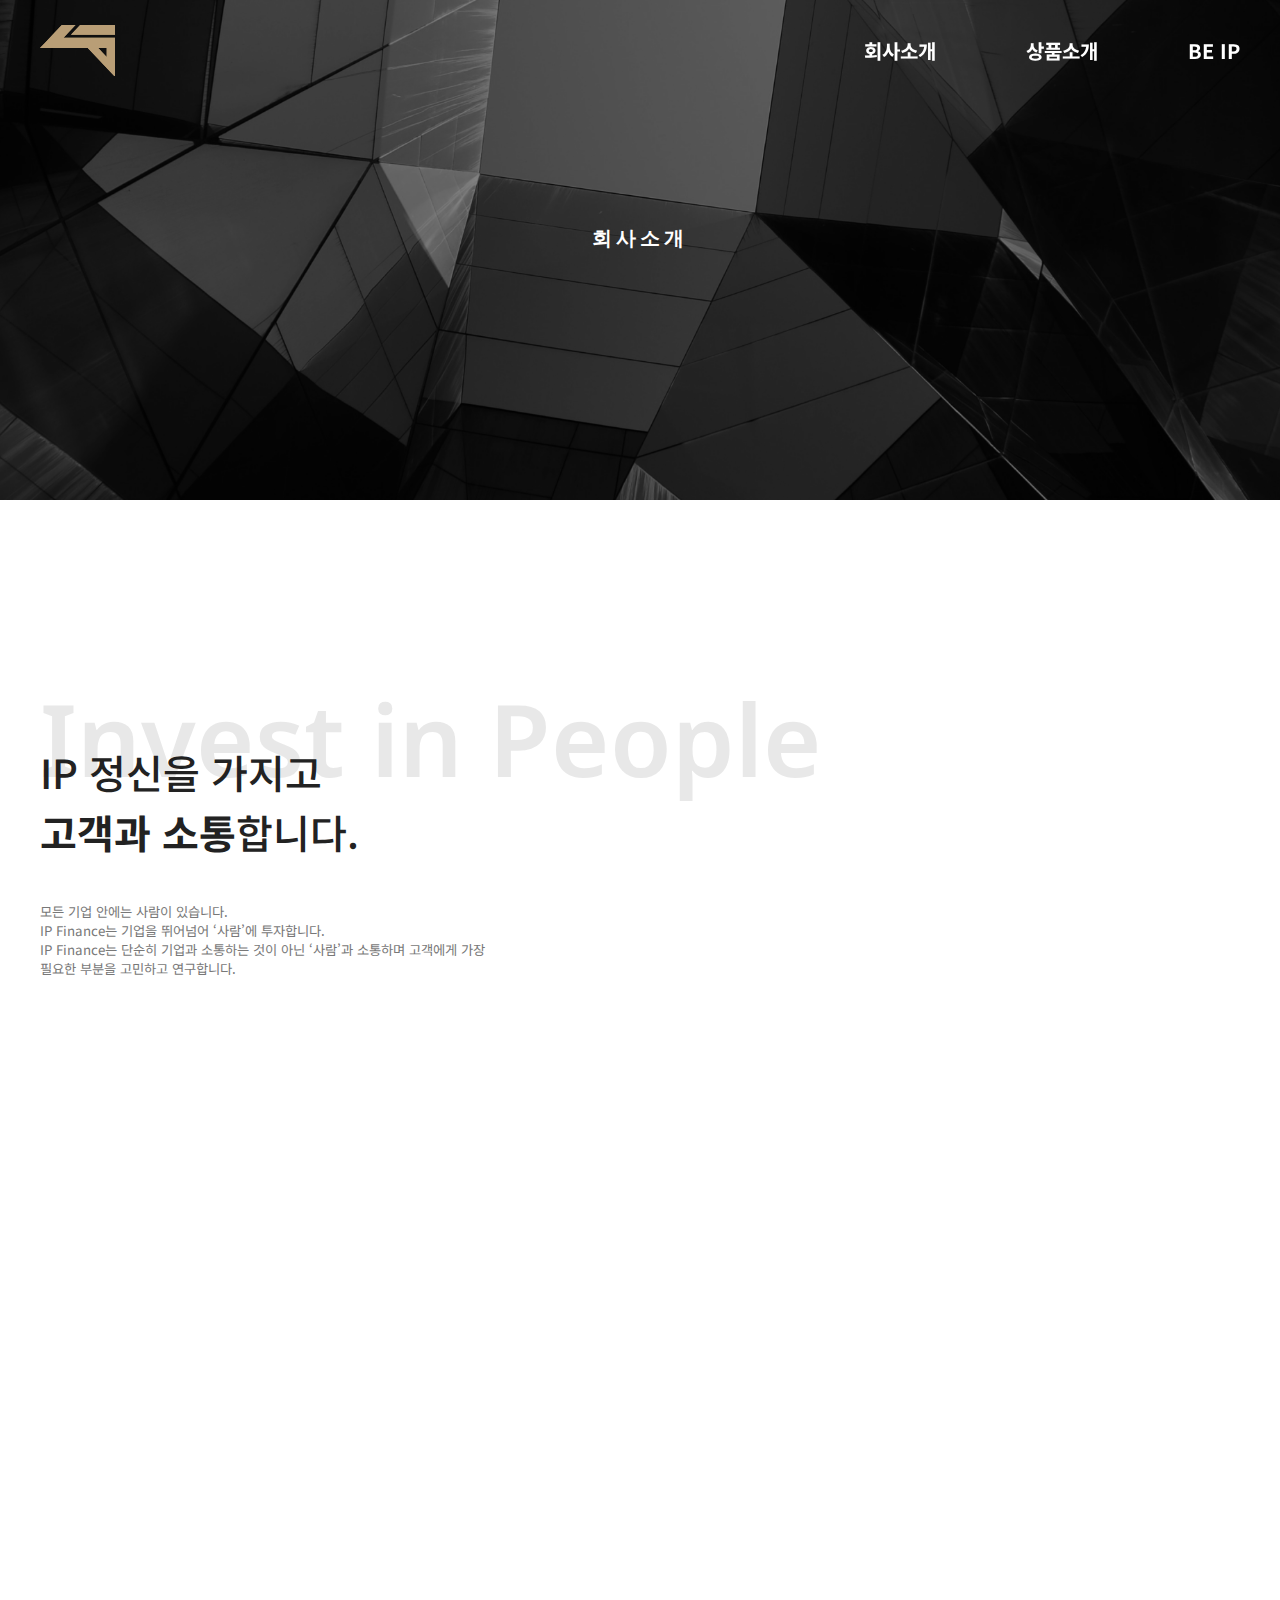
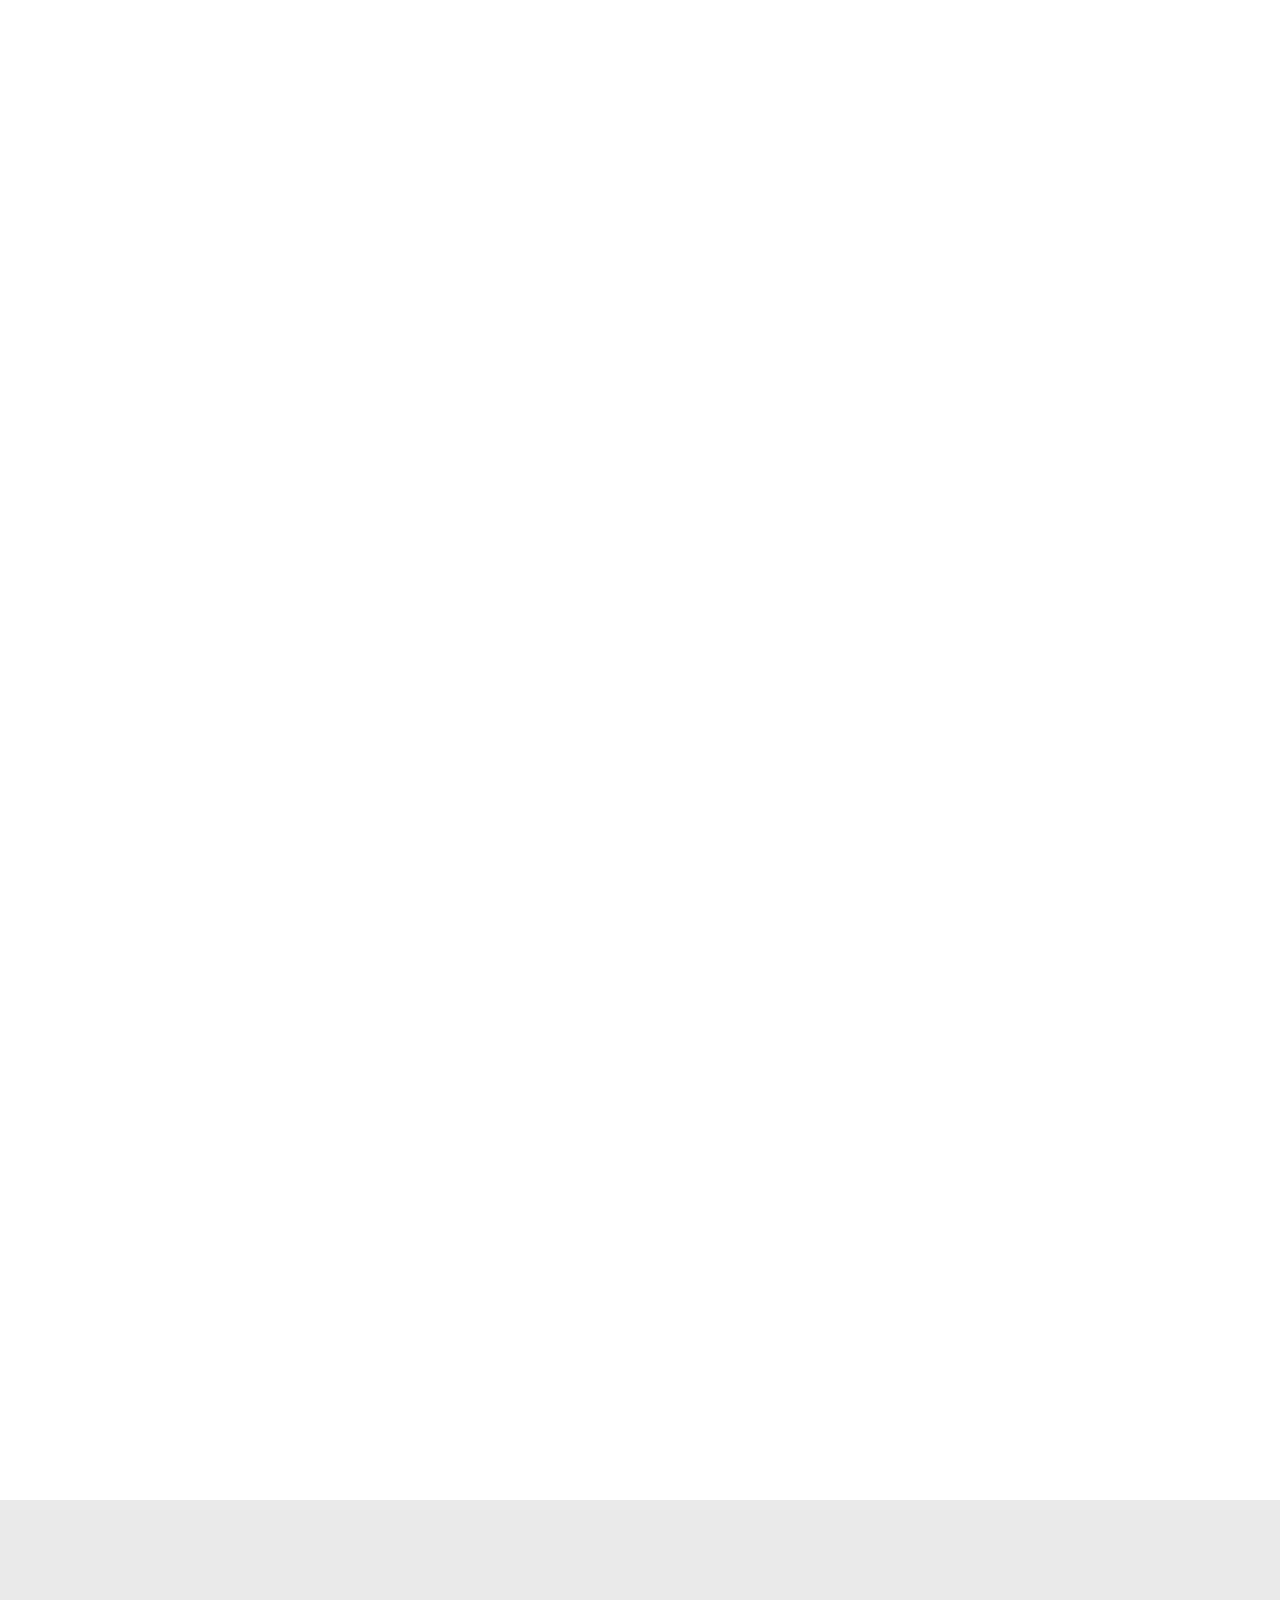
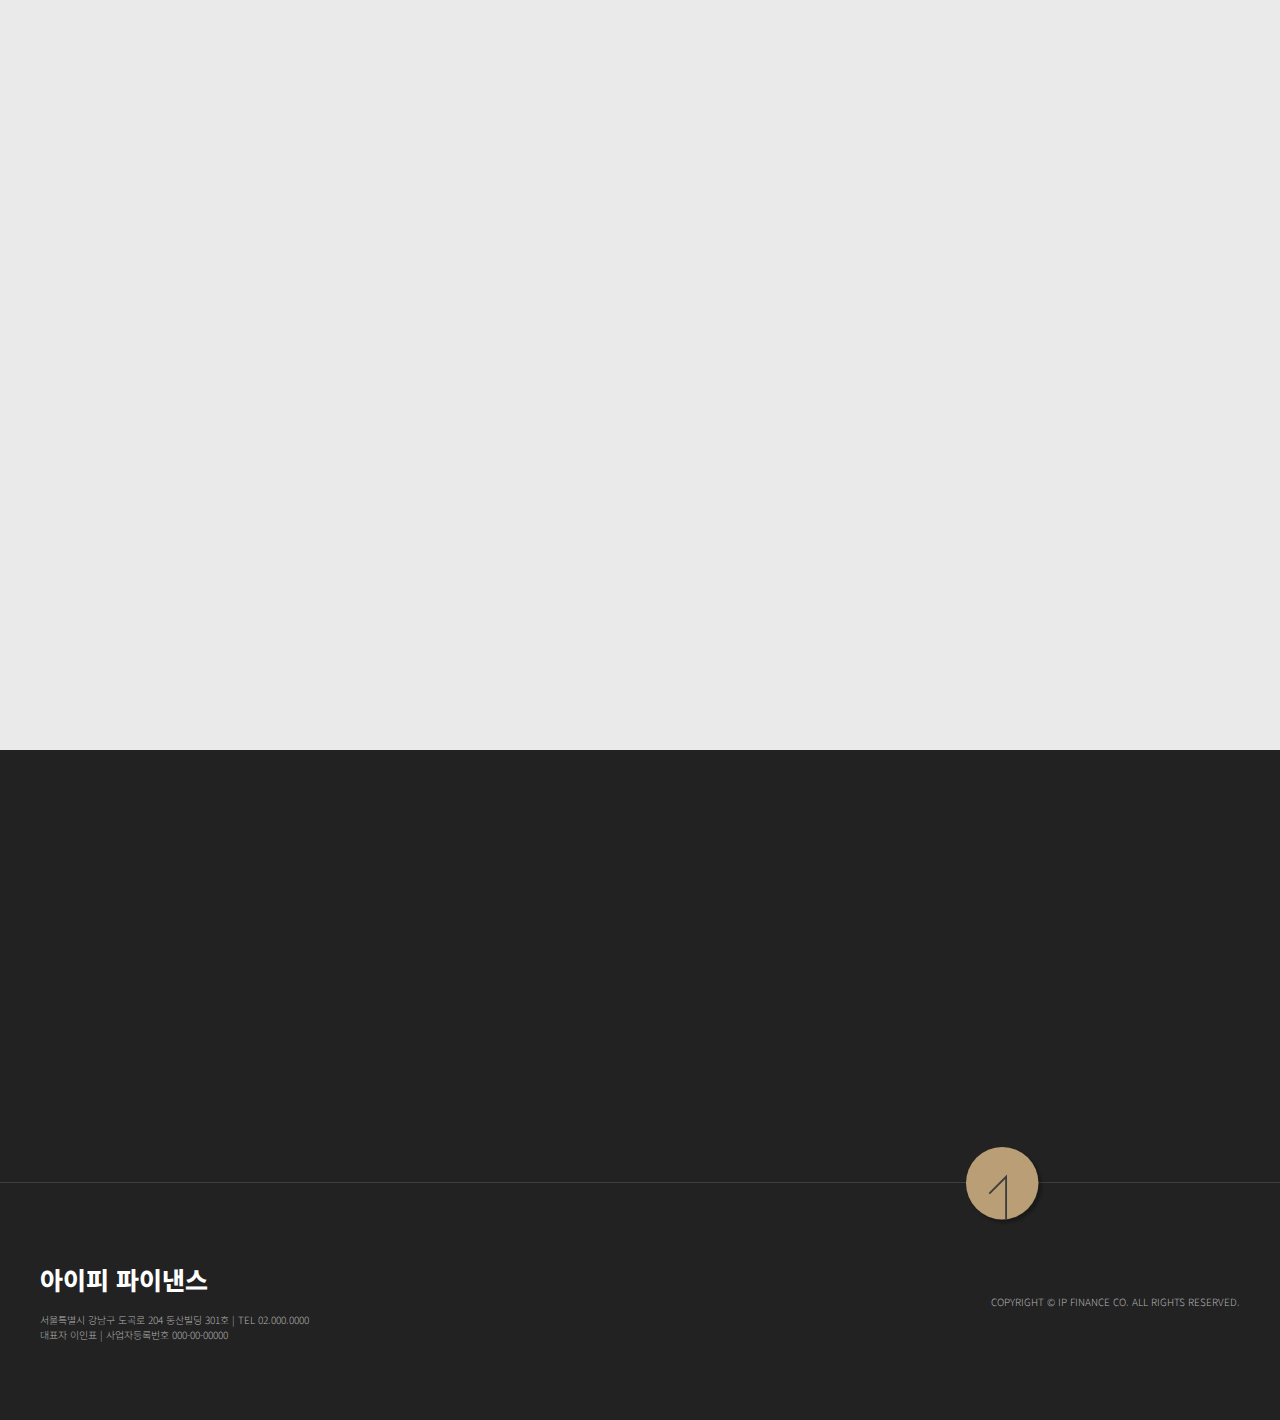
<file: sub/company/company.html>
<!DOCTYPE html>
<html lang="ko">
<head>
    <meta charset="UTF-8">
    <meta http-equiv="X-UA-Compatible" content="IE=edge">
    <meta name="viewport" content="width=device-width, initial-scale=1.0, maximum-scale=1, minimum-scale=1">
    <meta content="yes" name="apple-mobile-web-app-capable" />  
    <meta content="minimum-scale=1.0, width=device-width, maximum-scale=1, user-scalable=no" name="viewport" />
    <title>회사소개 | 아이피 파이낸스</title>
    <meta name="naver-site-verification" content="9b2ac2995c823e1357582643fae56ed013a58269" />
    <link rel="canonical" href="http://www.ipfinance.co.kr">
    <meta property="og:url" content="http://www.ipfinance.co.kr/"/>
    <meta name="Robots" content="INDEX, FOLLOW" />
    <meta property="og:title" content="아이피 파이낸스">
    <meta property="og:image:type" content="image/png">
    <meta property="og:image" content="http://www.ipfinance.co.kr/img/thum.png">
    <meta property="og:image:width" content="400">
    <meta property="og:image:height" content="300">
    <meta property="og:description" content="사람을 위한 가치를 실현하는 아이피파이낸스">
    <meta name="keywords" content="투자, 대출, 동산담보, 동산담보대출, 축수산담보, 기업대출, 비상장기업대출, 아이피, 파이낸스">
    <meta name="description" content="사람을 위한 가치를 실현하는 아이피파이낸스">
    <link rel="shortcut icon" type="image/x-icon" href="../../img/common/favicon.ico">
    <link rel="stylesheet" href="https://cdn.jsdelivr.net/npm/swiper@8/swiper-bundle.min.css"/>
    <link href="https://unpkg.com/aos@2.3.1/dist/aos.css" rel="stylesheet">
    <link rel="stylesheet" href="css/custom.css">
</head>
<body>
    <div class="wrap">
        <header id="header">
            <div class="headInner">
                <h1 class="logo"><a href="../../index.html">아이피 파이낸스</a></h1>
                <div class="nav_pc">
                    <nav>
                        <ul>
                            <li class="menu1 menu">
                                <a href="../company/company.html"><span>회사소개</span></a>
                            </li>
                            <li class="menu2 menu">
                                <a href="../product/product.html"><span>상품소개</span></a>
                            </li>
                            <li class="menu3 menu">
                                <a href="../beIp/login/login.html"><span>BE IP</span></a>
                            </li>
                        </ul>
                    </nav>
                </div>
                <div class="nav_other">
                    <div class="hamburgerWrap">
                        <span class="burger burger1"></span>
                        <span class="burger burger2"></span>
                        <span class="burger burger3"></span>
                    </div>
                    <div class="nav_visual">
                        <div class="nav_visual-wrap">
                            <ul>
                                <li class="menuItem menuItem1"><a href="../../index.html">메인</a></li>
                                <li class="menuItem menuItem2"><a href="../company/company.html">회사소개</a></li>
                                <li class="menuItem menuItem3"><a href="../product/product.html">상품소개</a></li>
                                <li class="menuItem menuItem4"><a href="../beIp/login/login.html">BE IP</a></li>
                            </ul>
                        </div>
                    </div>
                </div>
            </div>
        </header>
        <main>
            <div class="mainvisual">
                <div class="visual-wrap">
                    <div class="inner">
                        <h1 class="title">회사소개</h1>
                    </div>
                </div>
            </div>
            <div class="secvisual">
                <section class="intro">
                    <div class="sec-wrap container">
                        <div class="sec-title">
                            <div class="titleTxt">
                                <h2>IP 정신을 가지고 <br />
                                    <strong>고객과 소통</strong>합니다.</h2>
                            </div>
                            <div class="contentTxt">
                                <p class="content">
                                    모든 기업 안에는 사람이 있습니다. <br />
                                    IP Finance는 기업을 뛰어넘어 ‘사람’에 투자합니다. <br />
                                    IP Finance는 단순히 기업과 소통하는 것이 아닌 ‘사람’과 
                                    소통하며 고객에게 가장 필요한 부분을 고민하고 연구합니다.
                                </p>
                            </div>
                        </div>
                        <div class="contentBox">
                            <div class="item item1">
                                <div class="img-wrap" data-aos="fade-up" data-aos-duration="800">
                                    <div class="img img1">
                                        <img src="img/img/item-bg1.png">
                                    </div>
                                </div>
                                <div class="content-wrap">
                                    <h3 class="secsubsubTitle" data-aos="fade-up" data-aos-duration="800" data-aos-delay="200">지속적인 성장과 발전을 위하여 <br />
                                        끊임없이 노력합니다.</h3>
                                    <p class="content" data-aos="fade-up" data-aos-duration="800" data-aos-delay="400">
                                        IP Finance는 <strong>동산담보대출</strong>과 <strong>기업대출(개인, 법인사업자)</strong> 을 
                                        주 사업분야로 하여 고객사들의 지속적인 성장과 발전을 지향합니다.
                                    </p>
                                </div>
                            </div>
                            <div class="item item2">
                                <div class="img-wrap" data-aos="fade-up" data-aos-duration="800">
                                    <div class="img img2">
                                        <img src="img/img/item-bg2.png">
                                    </div>
                                </div>
                                <div class="content-wrap">
                                    <h3 class="secsubsubTitle" data-aos="fade-up" data-aos-duration="800" data-aos-delay="200">언제나 고객을 우선으로 <br />
                                        노력합니다.</h3>
                                    <p class="content" data-aos="fade-up" data-aos-duration="800" data-aos-delay="400">
                                        고객과의 신뢰를 바탕으로 <strong>신속한 서비스</strong>를 제공하며
                                        고객사와의 성장과 발전을 중요한 가치로 둡니다.
                                    </p>
                                </div>
                            </div>
                            <div class="item item3">
                                <div class="img-wrap" data-aos="fade-up" data-aos-duration="800">
                                    <div class="img img3">
                                        <img src="img/img/item-bg3.png">
                                    </div>
                                </div>
                                <div class="content-wrap">
                                    <h3 class="secsubsubTitle" data-aos="fade-up" data-aos-duration="800" data-aos-delay="200">유연한 사고를 통해 <br />
                                        더 나은 결과를 추구합니다.</h3>
                                    <p class="content" data-aos="fade-up" data-aos-duration="800" data-aos-delay="400">
                                        고객사들의 좀 더 유연한 사업 운영을 위하여 계속해서 고민하고 연구합니다. 
                                        <strong>고객들의 성장과 발전</strong>을 통하여 긍정적인 결과를 이뤄낼 수 있도록 전문적으로 투자합니다.
                                    </p>
                                </div>
                            </div>
                        </div>
                    </div>
                </section>
                <section class="promise">
                    <div class="sec-wrap container">
                        <div class="sec-title">
                            <h3 class="secsubsubTitle" data-aos="fade-up"  data-aos-duration="800" data-aos-offset="100">고객님께 드리는 3가지 약속</h3>
                        </div>
                        <div class="contentBox">
                            <ul>
                                <li class="item" data-aos="fade-up"  data-aos-duration="800" data-aos-offset="-500" data-aos-delay="200">
                                    <div class="icon-wrap">
                                        <div class="icon icon1"></div>
                                    </div>
                                    <div class="descr-wrap">
                                        <h5>원금보장</h5>
                                        <p class="content">
                                            안전한 투자를 할 수 있도록 <br />
                                            <strong>원금보장 투자</strong>를 약속합니다.
                                        </p>
                                    </div>
                                </li>
                                <li class="item" data-aos="fade-up"  data-aos-duration="800" data-aos-offset="-500" data-aos-delay="400">
                                    <div class="icon-wrap">
                                        <div class="icon icon2"></div>
                                    </div>
                                    <div class="descr-wrap">
                                        <h5>맞춤형 소개</h5>
                                        <p class="content">
                                            고객과의 충분한 상담과 친절한 설명을 통하여
                                            고객에게 가장 알맞은 상품을 소개해 드립니다.
                                        </p>
                                    </div>
                                </li>
                                <li class="item" data-aos="fade-up"  data-aos-duration="800" data-aos-offset="-500" data-aos-delay="600">
                                    <div class="icon-wrap">
                                        <div class="icon icon3"></div>
                                    </div>
                                    <div class="descr-wrap">
                                        <h5>함께 하는 성장</h5>
                                        <p class="content">
                                            비상장 기업도 <stonrg>'주식담보대출’</stonrg>이 가능합니다.
                                        </p>
                                    </div>
                                </li>
                            </ul>
                        </div>
                    </div>
                </section>
                <section class="secContac">
                    <div class="sec-wrap container">
                        <div class="titBox" data-aos="fade-up" data-aos-offset="-100" data-aos-duration="800">
                            <h2>IP FINANCE</h2>
                        </div>
                        <div class="contBox">
                            <p class="content" data-aos="fade-up" data-aos-offset="-100" data-aos-duration="800" data-aos-delay="400">상담/문의는 고객센터로 문의바랍니다.</p>
                            <h3 data-aos="fade-up" data-aos-offset="-100" data-aos-duration="800" data-aos-delay="600">02.000.0000</h3>
                        </div>
                    </div>
                </section>
            </div>
        </main>
        <footer id="footer">
            <div class="foot-wrap container">
                <div class="foot-left">
                    <h4>아이피 파이낸스</h4>
                    <div class="info">
                        <p class="footerText">서울특별시 강남구 도곡로 204 동산빌딩 301호 | TEL 02.000.0000</p>
                        <p class="footerText">대표자 이인표 | 사업자등록번호 000-00-00000</p>
                    </div>
                </div>
                <div class="foot-right">
                    <p class="copy footerText">COPYRIGHT &copy; IP FINANCE CO. ALL RIGHTS RESERVED.</p>
                </div>
            </div>
            <div class="topWrap">
                <a href="#" class="top" title="위로 올라가기"></a>
            </div>
        </footer>
    </div>
    <script src="../../js/common.js"></script>
    <script src="https://unpkg.com/aos@2.3.1/dist/aos.js"></script>
    <script>
        AOS.init();
    </script>
</body>
</html>
</file>
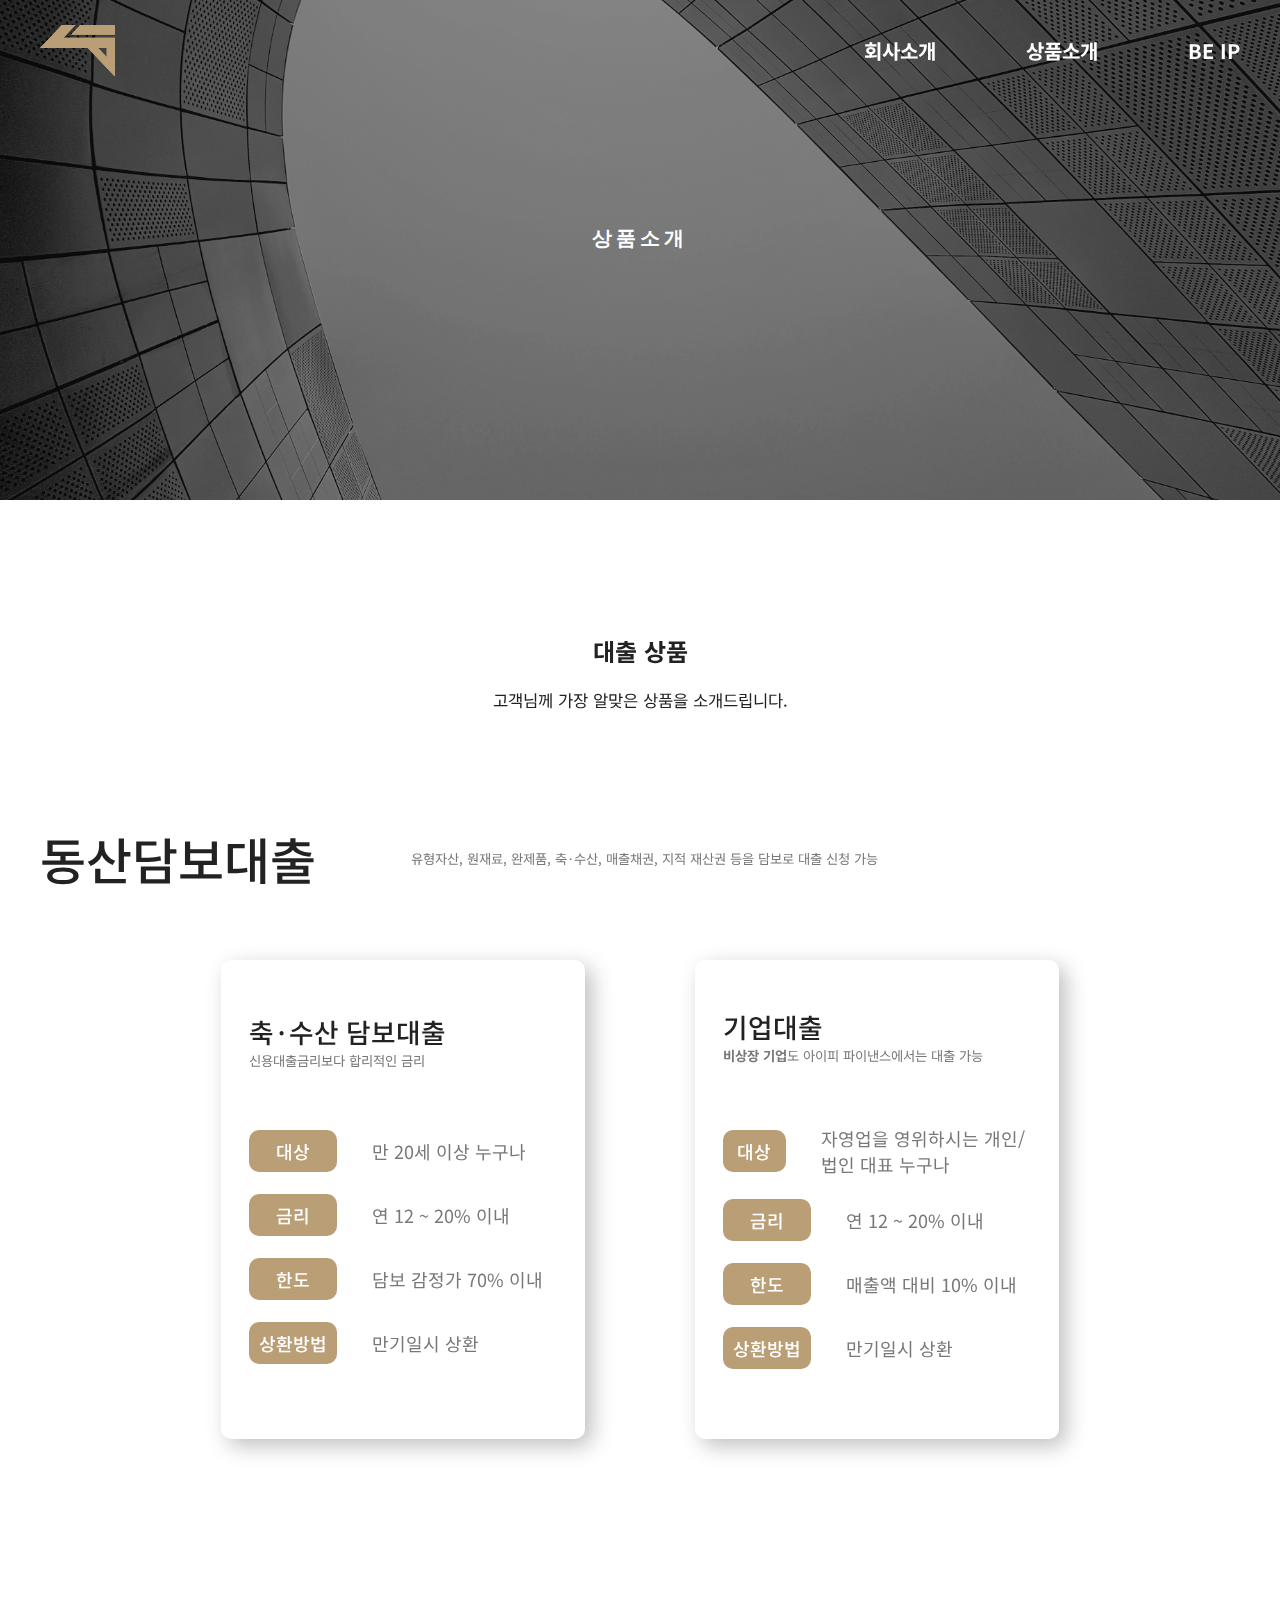
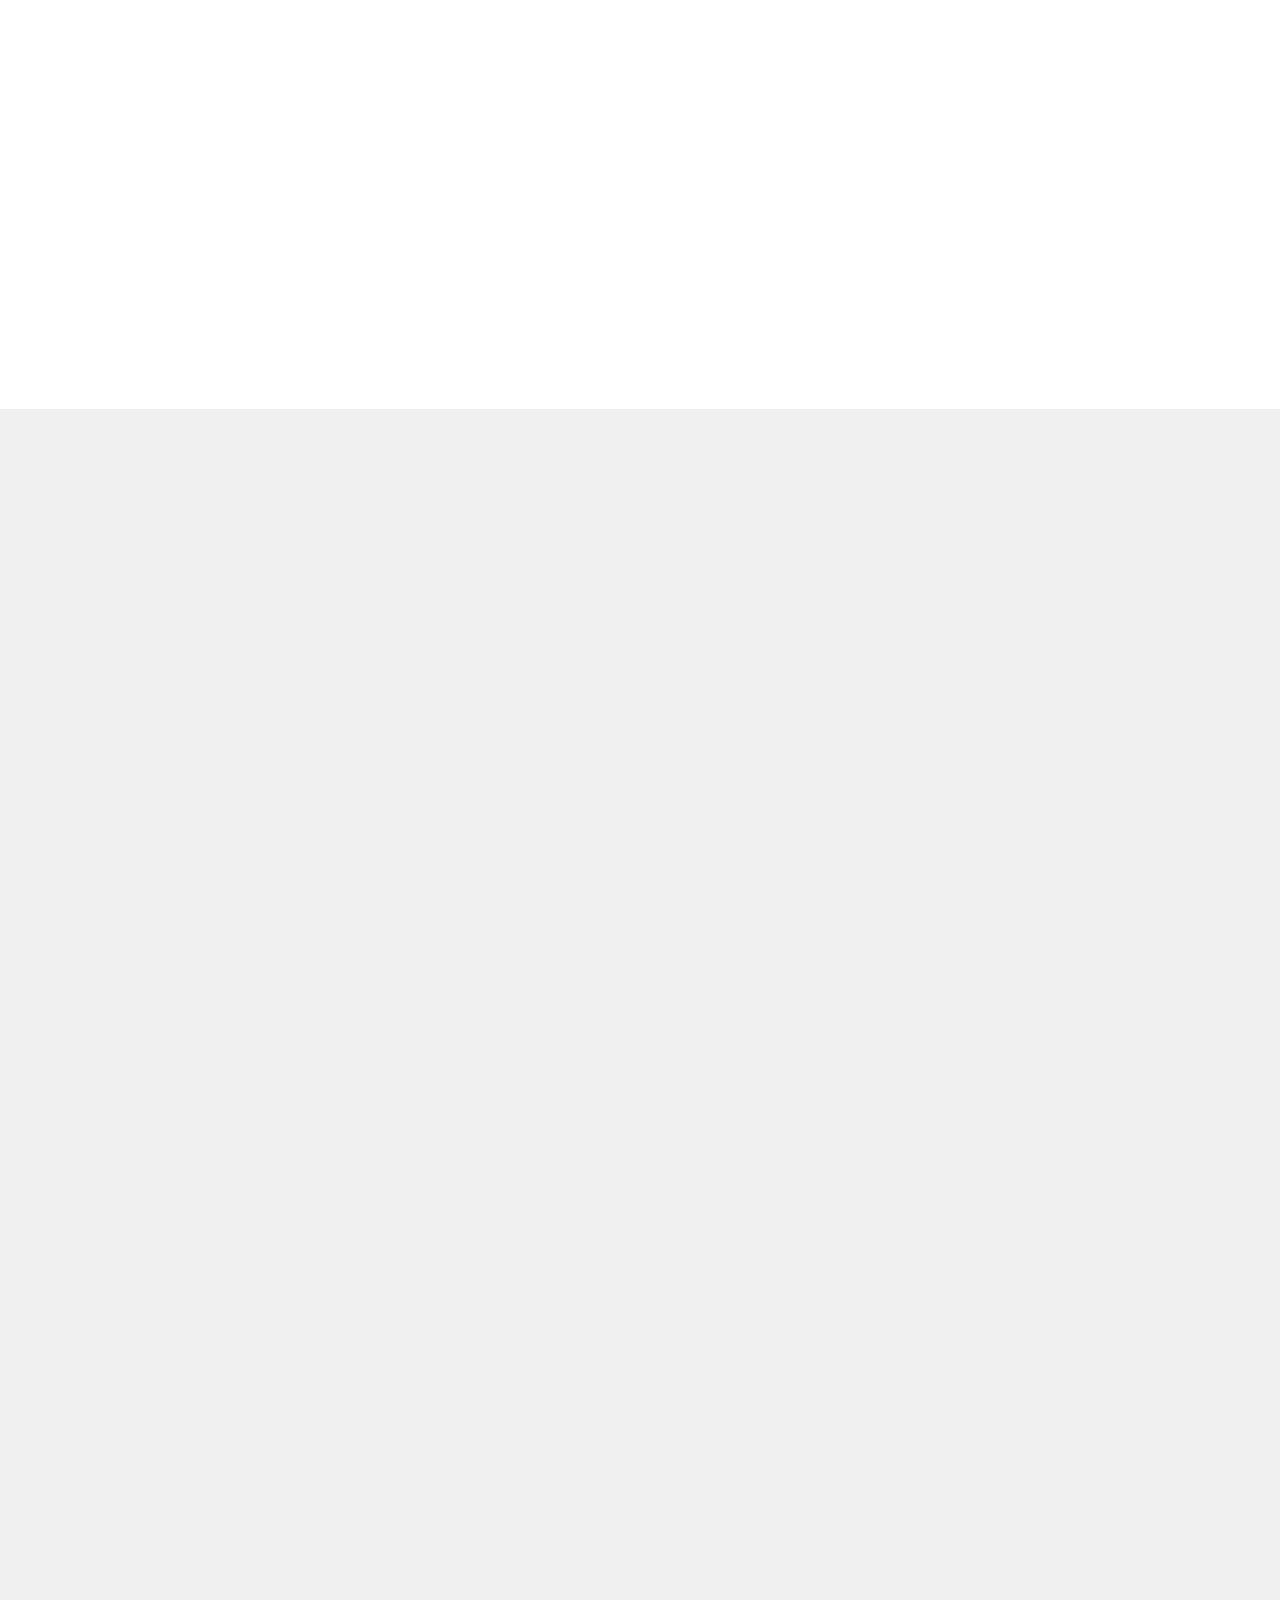
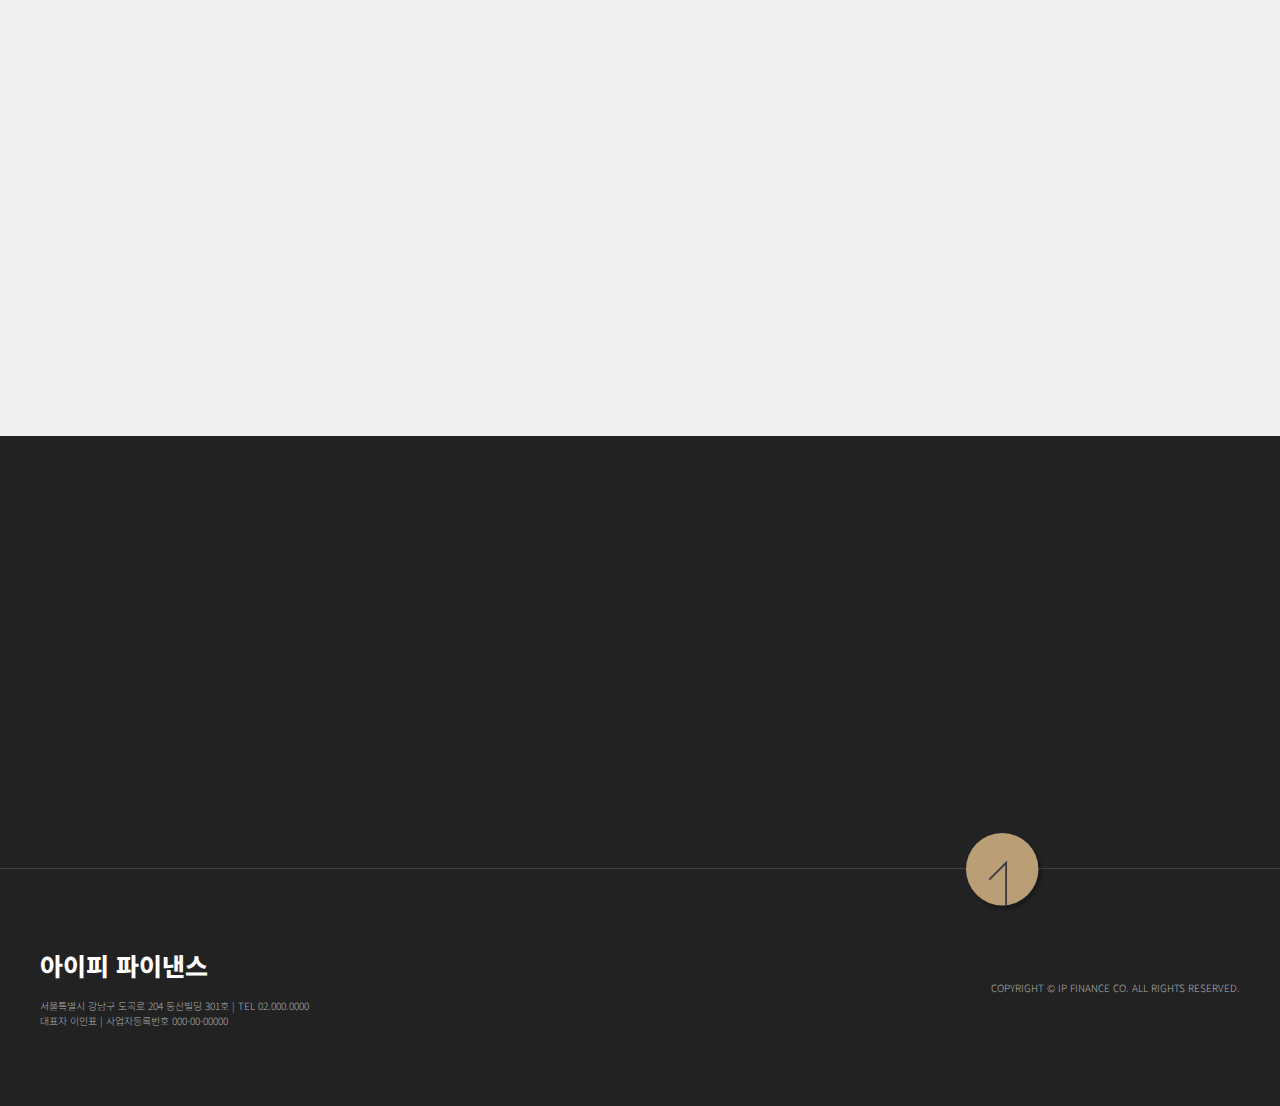
<file: sub/product/product.html>
<!DOCTYPE html>
<html lang="ko">
<head>
    <meta charset="UTF-8">
    <meta http-equiv="X-UA-Compatible" content="IE=edge">
    <meta name="viewport" content="width=device-width, initial-scale=1.0, maximum-scale=1, minimum-scale=1">
    <meta content="yes" name="apple-mobile-web-app-capable" />  
    <meta content="minimum-scale=1.0, width=device-width, maximum-scale=1, user-scalable=no" name="viewport" />
    <title>상품소개 | 아이피 파이낸스</title>
    <meta name="naver-site-verification" content="9b2ac2995c823e1357582643fae56ed013a58269" />
    <link rel="canonical" href="http://www.ipfinance.co.kr">
    <meta property="og:url" content="http://www.ipfinance.co.kr/"/>
    <meta name="Robots" content="INDEX, FOLLOW" />
    <meta property="og:title" content="아이피 파이낸스">
    <meta property="og:image:type" content="image/png">
    <meta property="og:image" content="http://www.ipfinance.co.kr/img/thum.png">
    <meta property="og:image:width" content="400">
    <meta property="og:image:height" content="300">
    <meta property="og:description" content="사람을 위한 가치를 실현하는 아이피파이낸스">
    <meta name="keywords" content="투자, 대출, 동산담보, 동산담보대출, 축수산담보, 기업대출, 비상장기업대출, 아이피, 파이낸스">
    <meta name="description" content="사람을 위한 가치를 실현하는 아이피파이낸스">
    <link rel="shortcut icon" type="image/x-icon" href="../../img/common/favicon.ico">
    <link rel="stylesheet" href="https://cdn.jsdelivr.net/npm/swiper@8/swiper-bundle.min.css"/>
    <link href="https://unpkg.com/aos@2.3.1/dist/aos.css" rel="stylesheet">
    <link rel="stylesheet" href="css/custom.css">
</head>
<body>
    <div class="wrap">
        <header id="header">
            <div class="headInner">
                <h1 class="logo"><a href="../../index.html">아이피 파이낸스</a></h1>
                <div class="nav_pc">
                    <nav>
                        <ul>
                            <li class="menu1 menu">
                                <a href="../company/company.html"><span>회사소개</span></a>
                            </li>
                            <li class="menu2 menu">
                                <a href="product.html"><span>상품소개</span></a>
                            </li>
                            <li class="menu3 menu">
                                <a href="../beIp/login/login.html"><span>BE IP</span></a>
                            </li>
                        </ul>
                    </nav>
                </div>
                <div class="nav_other">
                    <div class="hamburgerWrap">
                        <span class="burger burger1"></span>
                        <span class="burger burger2"></span>
                        <span class="burger burger3"></span>
                    </div>
                    <div class="nav_visual">
                        <div class="nav_visual-wrap">
                            <ul>
                                <li class="menuItem menuItem1"><a href="../../index.html">메인</a></li>
                                <li class="menuItem menuItem2"><a href="../company/company.html">회사소개</a></li>
                                <li class="menuItem menuItem3"><a href="product.html">상품소개</a></li>
                                <li class="menuItem menuItem4"><a href="../beIp/login/login.html">BE IP</a></li>
                            </ul>
                        </div>
                    </div>
                </div>
            </div>
        </header>
        <main>
            <div class="mainvisual">
                <div class="visual-wrap">
                    <div class="inner">
                        <h1 class="title">상품소개</h1>
                    </div>
                </div>
            </div>
            <div class="secvisual">
                <section class="product">
                    <div class="sec-wrap container">
                        <div class="sec-title">
                            <h2 class="secsubsubTitle" data-aos="fade-up" data-aos-offset="-100" data-aos-duration="800">대출 상품</h2>
                            <p data-aos="fade-up" data-aos-offset="-100" data-aos-duration="800" data-aos-delay="200">
                                고객님께 가장 알맞은 상품을 소개드립니다.
                            </p>
                        </div>
                        <div class="product1">
                            <div class="titleBox" data-aos="fade-up" data-aos-offset="-100" data-aos-duration="800" data-aos-delay="400">
                                <h3>동산담보대출</h3>
                                <p class="content">
                                    유형자산, 원재료, 완제품, 축·수산, 매출채권, 지적 재산권 등을 담보로 대출 신청 가능
                                </p>
                            </div>
                            <div class="contentBox">
                                <ul>
                                    <li class="product-item item1 box-shadow" data-aos="fade-up" data-aos-offset="-100" data-aos-duration="800">
                                        <div class="product-inner">
                                            <div class="tit">
                                                <h4>축·수산 담보대출</h4>
                                                <span class="content">신용대출금리보다 합리적인 금리</span>
                                            </div>
                                            <div class="content">
                                                <ul>
                                                    <li class="desc-list">
                                                        <div class="name">
                                                            <h5>대상</h5>
                                                        </div>
                                                        <div class="desc">
                                                            <span class="desc-txt">만 20세 이상 누구나</span>
                                                        </div>
                                                    </li>
                                                    <li class="desc-list">
                                                        <div class="name">
                                                            <h5>금리</h5>
                                                        </div>
                                                        <div class="desc">
                                                            <span class="desc-txt">연 12 ~ 20% 이내</span>
                                                        </div>
                                                    </li>
                                                    <li class="desc-list">
                                                        <div class="name">
                                                            <h5>한도</h5>
                                                        </div>
                                                        <div class="desc">
                                                            <span class="desc-txt">담보 감정가 70% 이내</span>
                                                        </div>
                                                    </li>
                                                    <li class="desc-list">
                                                        <div class="name">
                                                            <h5>상환방법</h5>
                                                        </div>
                                                        <div class="desc">
                                                            <span class="desc-txt">만기일시 상환</span>
                                                        </div>
                                                    </li>
                                                </ul>
                                            </div>
                                        </div>
                                    </li>
                                    <li class="product-item item2 box-shadow" data-aos="fade-up" data-aos-offset="-100" data-aos-duration="800" data-aos-delay="200">
                                        <div class="product-inner">
                                            <div class="tit">
                                                <h4>기업대출</h4>
                                                <span  class="content"><strong>비상장 기업</strong>도 아이피 파이낸스에서는 대출 가능</span>
                                            </div>
                                            <div class="content">
                                                <ul>
                                                    <li class="desc-list">
                                                        <div class="name">
                                                            <h5>대상</h5>
                                                        </div>
                                                        <div class="desc">
                                                            <span class="desc-txt">자영업을 영위하시는 개인/법인 대표 누구나</span>
                                                        </div>
                                                    </li>
                                                    <li class="desc-list">
                                                        <div class="name">
                                                            <h5>금리</h5>
                                                        </div>
                                                        <div class="desc">
                                                            <span class="desc-txt">연 12 ~ 20% 이내</span>
                                                        </div>
                                                    </li>
                                                    <li class="desc-list">
                                                        <div class="name">
                                                            <h5>한도</h5>
                                                        </div>
                                                        <div class="desc">
                                                            <span class="desc-txt">매출액 대비 10% 이내</span>
                                                        </div>
                                                    </li>
                                                    <li class="desc-list">
                                                        <div class="name">
                                                            <h5>상환방법</h5>
                                                        </div>
                                                        <div class="desc">
                                                            <span class="desc-txt">만기일시 상환</span>
                                                        </div>
                                                    </li>
                                                </ul>
                                            </div>
                                        </div>
                                    </li>
                                </ul>
                            </div>
                        </div>
                    </div>
                </section>
                <section class="service">
                    <div class="sec-wrap container">
                        <div class="sec-title">
                            <h2 data-aos="fade-up" data-aos-offset="-100" data-aos-duration="800">신뢰를 기반으로 사람에게 투자하는 <br />
                                아이피파이낸스의 <strong>혁신적 서비스</strong></h2>
                        </div>
                        <div class="contentBox">
                            <div class="box box1 box-shadow" data-aos="fade-right" data-aos-duration="800" data-aos-delay="200">
                                <p>
                                    <strong>코스닥 상장 기업</strong>에게만 가능한 주식 담보 대출의 기회
                                </p>
                            </div>
                            <div class="box box2 box-shadow" data-aos="fade-right" data-aos-duration="800" data-aos-delay="400">
                                <p>
                                    <strong>비상장 기업</strong>도 주식 담보 대출 가능
                                </p>
                            </div>
                        </div>
                    </div>
                </section>
                <section class="progress">
                    <div class="sec-wrap container">
                        <div class="sec-title">
                            <h2 class="secsubsubTitle" data-aos="fade-up" data-aos-offset="-100" data-aos-duration="800">대출 상품</h2>
                            <p data-aos="fade-up" data-aos-offset="-100" data-aos-duration="800" data-aos-delay="200">
                                고객님께 가장 알맞은 상품을 소개드립니다.
                            </p>
                        </div>
                        <div class="contentBox"data-aos="flip-up" data-aos-duration="800">
                            <ul>
                                <li>
                                    <div class="progress-item">
                                        <h4 class="progress-title"><small>아이피파이낸스</small></h4>
                                        <strong>대출 절차</strong>
                                    </div>
                                </li>
                                <li>
                                    <div class="progress-item">
                                        <i class="icon"><img src="img/icon/progress-icon1.svg"></i>
                                        <h6 class="step">step <i></i></h6>
                                        <div class="txt"><h5>대출상담</h5></div>
                                    </div>
                                </li>
                                <li>
                                    <div class="progress-item">
                                        <div class="progress-item">
                                            <i class="icon"><img src="img/icon/progress-icon2.svg"></i>
                                            <h6 class="step">step <i></i></h6>
                                            <div class="txt"><h5>서류준비 및 접수</h5></div>
                                        </div>
                                    </div>
                                </li>
                                <li>
                                    <div class="progress-item">
                                        <div class="progress-item">
                                            <i class="icon"><img src="img/icon/progress-icon3.svg"></i>
                                            <h6 class="step">step <i></i></h6>
                                            <div class="txt"><h5>금융사 심사</h5></div>
                                        </div>
                                    </div>
                                </li>
                                <li>
                                    <div class="progress-item">
                                        <div class="progress-item">
                                            <i class="icon"><img src="img/icon/progress-icon4.svg"></i>
                                            <h6 class="step">step <i></i></h6>
                                            <div class="txt"><h5>계약서류 교부</h5></div>
                                        </div>
                                    </div>
                                </li>
                                <li>
                                    <div class="progress-item">
                                        <div class="progress-item">
                                            <i class="icon"><img src="img/icon/progress-icon5.svg"></i>
                                            <h6 class="step">step <i></i></h6>
                                            <div class="txt"><h5>대출 실행</h5></div>
                                        </div>
                                    </div>
                                </li>
                            </ul>
                            <div class="progress-notice">
                                <ol>
                                    <li><strong>신용등급 또는 개인신용평점 하락으로 다른 금융거래가 제약 받을 수 있습니다.</strong></li>
                                    <li><strong>과도한 빚은 당신에게 큰 불행을 안겨줄 수 있습니다.</strong></li>
                                </ol>
                            </div>
                        </div>
                    </div>
                </section>
                <section class="secContac">
                    <div class="sec-wrap container">
                        <div class="titBox" data-aos="fade-up" data-aos-offset="-100" data-aos-duration="800">
                            <h2>IP FINANCE</h2>
                        </div>
                        <div class="contBox">
                            <p class="content" data-aos="fade-up" data-aos-offset="-100" data-aos-duration="800" data-aos-delay="400">상담/문의는 고객센터로 문의바랍니다.</p>
                            <h3 data-aos="fade-up" data-aos-offset="-100" data-aos-duration="800" data-aos-delay="600">02.000.0000</h3>
                        </div>
                    </div>
                </section>
            </div>
        </main>
        <footer id="footer">
            <div class="foot-wrap container">
                <div class="foot-left">
                    <h4>아이피 파이낸스</h4>
                    <div class="info">
                        <p class="footerText">서울특별시 강남구 도곡로 204 동산빌딩 301호 | TEL 02.000.0000</p>
                        <p class="footerText">대표자 이인표 | 사업자등록번호 000-00-00000</p>
                    </div>
                </div>
                <div class="foot-right">
                    <p class="copy footerText">COPYRIGHT &copy; IP FINANCE CO. ALL RIGHTS RESERVED.</p>
                </div>
            </div>
            <div class="topWrap">
                <a href="#" class="top" title="위로 올라가기"></a>
            </div>
        </footer>
    </div>
    <script src="../../js/common.js"></script>
    <script src="https://unpkg.com/aos@2.3.1/dist/aos.js"></script>
    <script>
        AOS.init();
    </script>
</body>
</html>
</file>
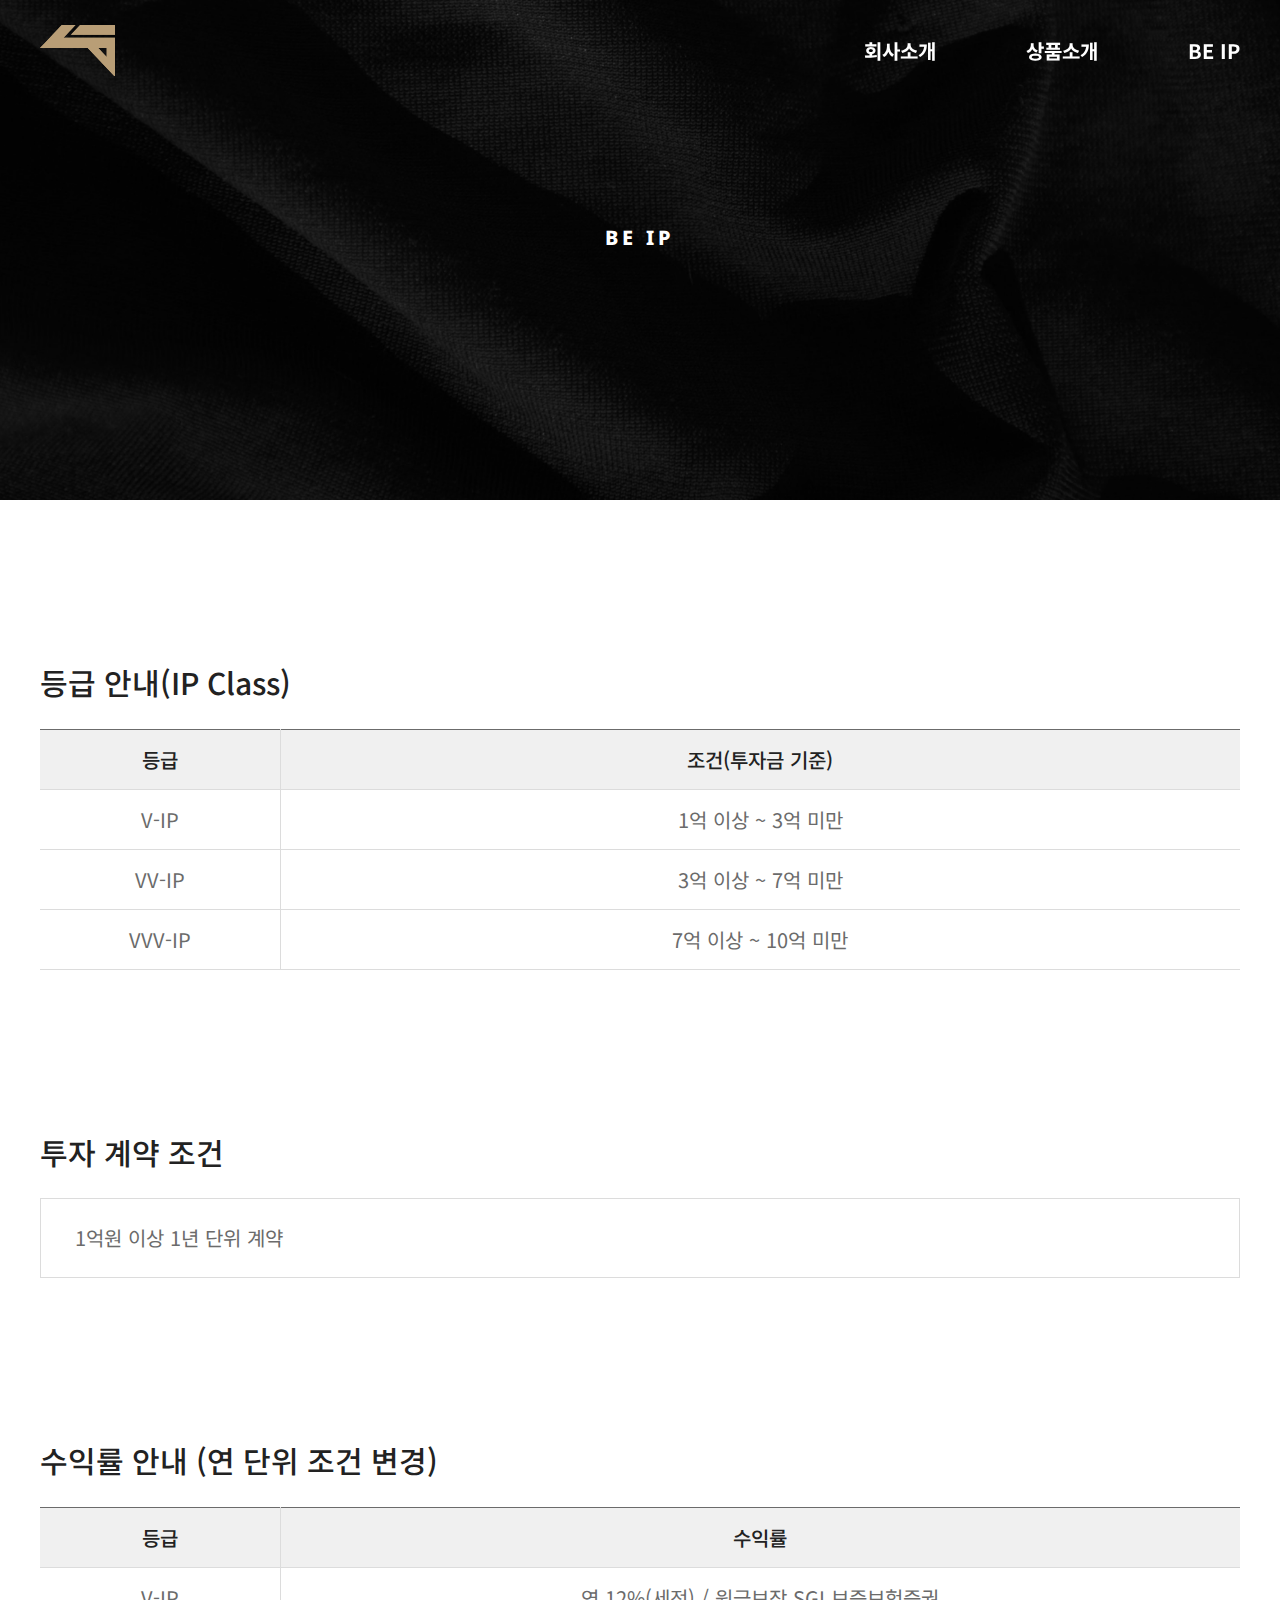
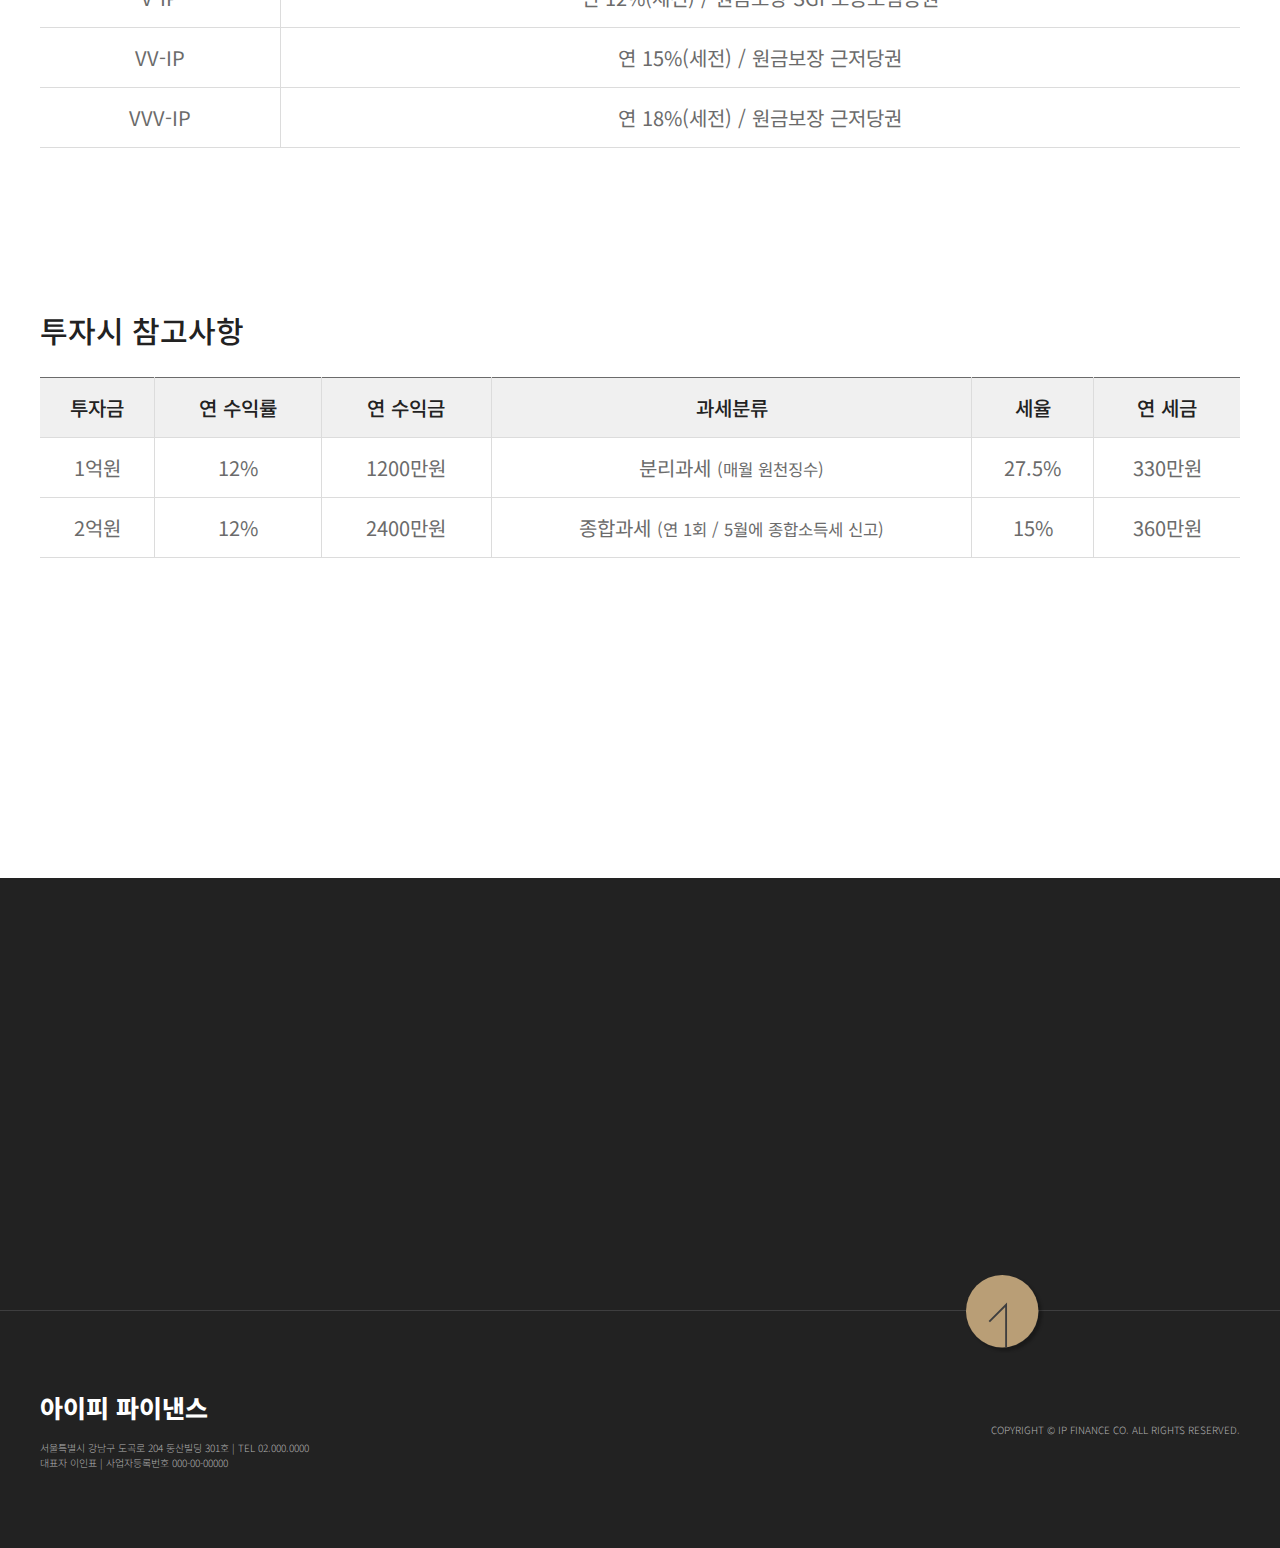
<file: sub/beIp/beip/beip.html>
<!DOCTYPE html>
<html lang="ko">
<head>
    <meta charset="UTF-8">
    <meta http-equiv="X-UA-Compatible" content="IE=edge">
    <meta name="viewport" content="width=device-width, initial-scale=1.0, maximum-scale=1, minimum-scale=1">
    <meta content="yes" name="apple-mobile-web-app-capable" />  
    <meta content="minimum-scale=1.0, width=device-width, maximum-scale=1, user-scalable=no" name="viewport" />
    <title>BEIP | 아이피 파이낸스</title>
    <meta name="naver-site-verification" content="9b2ac2995c823e1357582643fae56ed013a58269" />
    <link rel="canonical" href="http://www.ipfinance.co.kr">
    <meta property="og:url" content="http://www.ipfinance.co.kr/"/>
    <meta name="Robots" content="INDEX, FOLLOW" />
    <meta property="og:title" content="아이피 파이낸스">
    <meta property="og:image:type" content="image/png">
    <meta property="og:image" content="http://www.ipfinance.co.kr/img/thum.png">
    <meta property="og:image:width" content="400">
    <meta property="og:image:height" content="300">
    <meta property="og:description" content="사람을 위한 가치를 실현하는 아이피파이낸스">
    <meta name="keywords" content="투자, 대출, 동산담보, 동산담보대출, 축수산담보, 기업대출, 비상장기업대출, 아이피, 파이낸스">
    <meta name="description" content="사람을 위한 가치를 실현하는 아이피파이낸스">
    <link rel="shortcut icon" type="image/x-icon" href="../../../img/common/favicon.ico">
    <link rel="stylesheet" href="https://cdn.jsdelivr.net/npm/swiper@8/swiper-bundle.min.css"/>
    <link href="https://unpkg.com/aos@2.3.1/dist/aos.css" rel="stylesheet">
    <link rel="stylesheet" href="css/custom.css">
</head>
<body>
    <div id="wrap">
        <header id="header">
            <div class="headInner">
                <h1 class="logo"><a href="../../../index.html">아이피 파이낸스</a></h1>
                <div class="nav_pc">
                    <nav>
                        <ul>
                            <li class="menu1 menu">
                                <a href="../../company/company.html"><span>회사소개</span></a>
                            </li>
                            <li class="menu2 menu">
                                <a href="../../product/product.html"><span>상품소개</span></a>
                            </li>
                            <li class="menu3 menu">
                                <a href="login.html"><span>BE IP</span></a>
                            </li>
                        </ul>
                    </nav>
                </div>
                <div class="nav_other">
                    <div class="hamburgerWrap">
                        <span class="burger burger1"></span>
                        <span class="burger burger2"></span>
                        <span class="burger burger3"></span>
                    </div>
                    <div class="nav_visual">
                        <div class="nav_visual-wrap">
                            <ul>
                                <li class="menuItem menuItem1"><a href="../../../index.html">메인</a></li>
                                <li class="menuItem menuItem2"><a href="../../company/company.html">회사소개</a></li>
                                <li class="menuItem menuItem3"><a href="../../product/product.html">상품소개</a></li>
                                <li class="menuItem menuItem4"><a href="login.html">BE IP</a></li>
                            </ul>
                        </div>
                    </div>
                </div>
            </div>
        </header>
        <main>
            <div class="mainvisual">
                <div class="visual-wrap">
                    <div class="inner">
                        <h1 class="title">BE IP</h1>
                    </div>
                </div>
            </div>
            <div class="secvisual">
                <section class="secInfor">
                    <div class="sec-wrap container">
                        <ul>
                            <li>
                                <strong>등급 안내(IP Class)</strong>
                                <div class="classCont">
                                    <table class="table1">
                                        <caption>등급 안내(IP Class)</caption>
                                        <colgroup>
                                            <col>
                                            <col width='80%'>
                                        </colgroup>
                                        <thead>
                                            <tr>
                                                <th scope="col">등급</th>
                                                <th scope="col">조건(투자금 기준)</th>
                                            </tr>
                                        </thead>
                                        <tbody>
                                            <tr>
                                                <td>V-IP</td>
                                                <td>1억 이상 ~ 3억 미만</td>
                                            </tr>
                                            <tr>
                                                <td>VV-IP</td>
                                                <td>3억 이상 ~ 7억 미만</td>
                                            </tr>
                                            <tr>
                                                <td>VVV-IP</td>
                                                <td>7억 이상 ~ 10억 미만</td>
                                            </tr>
                                        </tbody>
                                    </table>
                                </div>
                            </li>
                            <li>
                                <strong>투자 계약 조건</strong>
                                <div class="condiCont">
                                    <span>1억원 이상 1년 단위 계약</span>
                                </div>
                            </li>
                            <li>
                                <strong>수익률 안내 (연 단위 조건 변경)</strong>
                                <div class="yieldCont">
                                    <table class="table1">
                                        <caption>수익률 안내 (연 단위 조건 변경)</caption>
                                        <colgroup>
                                            <col>
                                            <col width='80%'>
                                        </colgroup>
                                        <thead>
                                            <tr>
                                                <th scope="col">등급</th>
                                                <th scope="col" width='64%'>수익률</th>
                                            </tr>
                                        </thead>
                                        <tbody>
                                            <tr>
                                                <td>V-IP</td>
                                                <td>연 12%(세전) / 원금보장 SGI 보증보험증권</td>
                                            </tr>
                                            <tr>
                                                <td>VV-IP</td>
                                                <td>연 15%(세전) / 원금보장 근저당권</td>
                                            </tr>
                                            <tr>
                                                <td>VVV-IP</td>
                                                <td>연 18%(세전) / 원금보장 근저당권</td>
                                            </tr>
                                        </tbody>
                                    </table>
                                </div>
                            </li>
                            <li>
                                <strong>투자시 참고사항</strong>
                                <div class="noteCont">
                                    <table class="table1">
                                        <caption>투자시 참고사항</caption>
                                        <colgroup>
                                            <col>
                                            <col>
                                            <col>
                                            <col width="40%">
                                            <col>
                                            <col>
                                        </colgroup>
                                        <thead>
                                            <tr>
                                                <th scope="col">투자금</th>
                                                <th scope="col">연 수익률</th>
                                                <th scope="col">연 수익금</th>
                                                <th scope="col">과세분류</th>
                                                <th scope="col">세율</th>
                                                <th scope="col">연 세금</th>
                                            </tr>
                                        </thead>
                                        <tbody>
                                            <tr>
                                                <td>1억원</td>
                                                <td>12%</td>
                                                <td>1200만원</td>
                                                <td>분리과세
                                                    <small>(매월 원천징수)</small></td>
                                                <td>27.5%</td>
                                                <td>330만원</td>
                                            </tr>
                                            <tr>
                                                <td>2억원</td>
                                                <td>12%</td>
                                                <td>2400만원</td>
                                                <td>
                                                    종합과세
                                                    <small>(연 1회 / 5월에 종합소득세 신고)</small>
                                                </td>
                                                <td>15%</td>
                                                <td>360만원</td>
                                            </tr>
                                        </tbody>
                                    </table>
                                </div>
                            </li>
                        </ul>
                    </div>
                </section>
                <section class="secContac">
                    <div class="sec-wrap container">
                        <div class="titBox" data-aos="fade-up" data-aos-offset="-300" data-aos-duration="800">
                            <h2>IP FINANCE</h2>
                        </div>
                        <div class="contBox">
                            <p class="content" data-aos="fade-up" data-aos-offset="-300" data-aos-duration="800" data-aos-delay="400">상담/문의는 고객센터로 문의바랍니다.</p>
                            <h3 data-aos="fade-up" data-aos-offset="-300" data-aos-duration="800" data-aos-delay="600">02.000.0000</h3>
                        </div>
                    </div>
                </section>
            </div>
        </main>
        <footer id="footer">
            <div class="foot-wrap container">
                <div class="foot-left">
                    <h4>아이피 파이낸스</h4>
                    <div class="info">
                        <p class="footerText">서울특별시 강남구 도곡로 204 동산빌딩 301호 | TEL 02.000.0000</p>
                        <p class="footerText">대표자 이인표 | 사업자등록번호 000-00-00000</p>
                    </div>
                </div>
                <div class="foot-right">
                    <p class="copy footerText">COPYRIGHT &copy; IP FINANCE CO. ALL RIGHTS RESERVED.</p>
                </div>
            </div>
            <div class="topWrap">
                <a href="#" class="top" title="위로 올라가기"></a>
            </div>
        </footer>
    </div>
    <script src="../../../js/common.js"></script>
    <script src="https://unpkg.com/aos@2.3.1/dist/aos.js"></script>
    <script>
        AOS.init();
    </script>
</body>
</html>
</file>
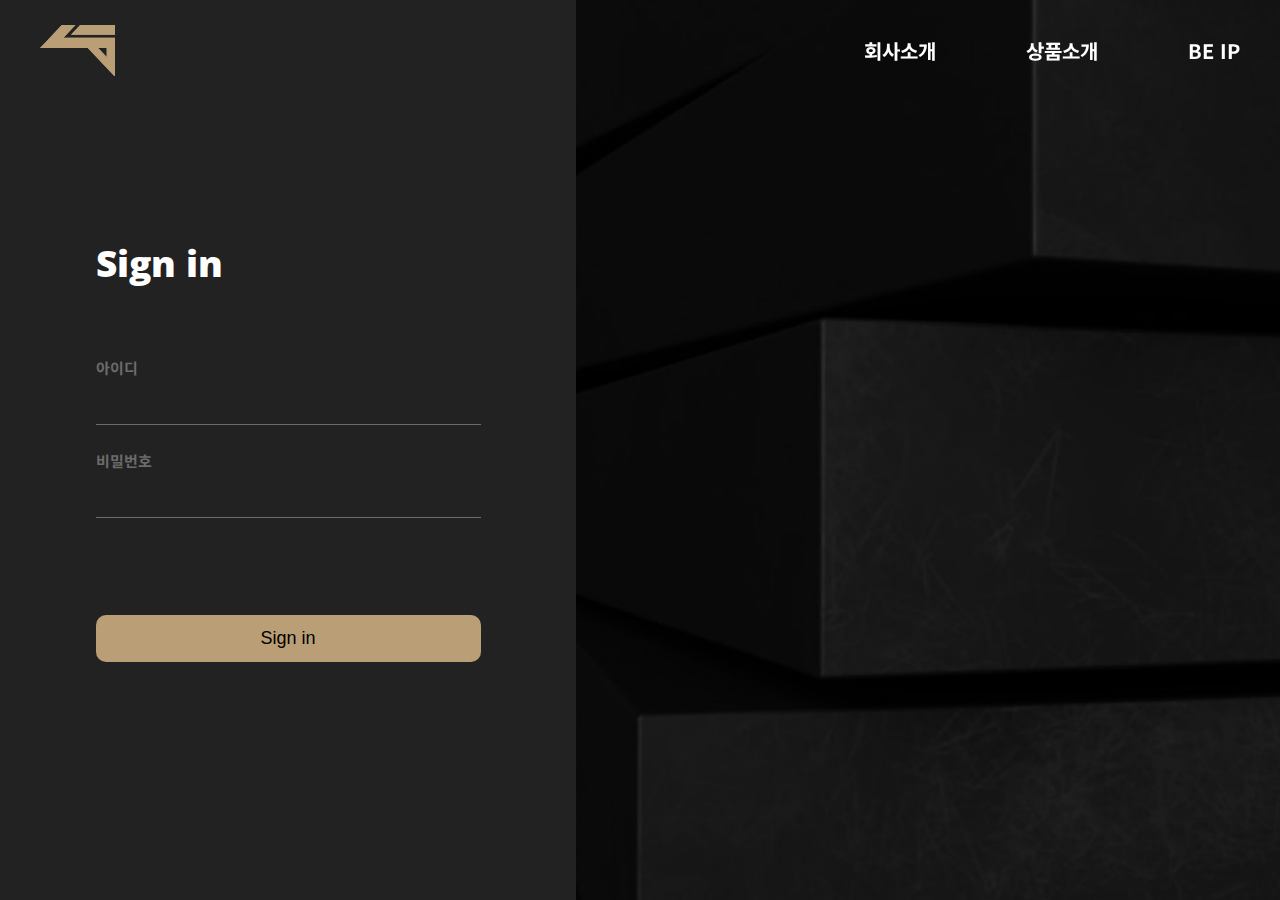
<file: sub/beIp/login/login.html>
<!DOCTYPE html>
<html lang="ko">
<head>
    <meta charset="UTF-8">
    <meta http-equiv="X-UA-Compatible" content="IE=edge">
    <meta name="viewport" content="width=device-width, initial-scale=1.0, maximum-scale=1, minimum-scale=1">
    <meta content="yes" name="apple-mobile-web-app-capable" />  
    <meta content="minimum-scale=1.0, width=device-width, maximum-scale=1, user-scalable=no" name="viewport" />
    <title>로그인 | 아이피 파이낸스</title>
    <meta name="naver-site-verification" content="9b2ac2995c823e1357582643fae56ed013a58269" />
    <link rel="canonical" href="http://www.ipfinance.co.kr">
    <meta property="og:url" content="http://www.ipfinance.co.kr/"/>
    <meta name="Robots" content="INDEX, FOLLOW" />
    <meta property="og:title" content="아이피 파이낸스">
    <meta property="og:image:type" content="image/png">
    <meta property="og:image" content="http://www.ipfinance.co.kr/img/thum.png">
    <meta property="og:image:width" content="400">
    <meta property="og:image:height" content="300">
    <meta property="og:description" content="사람을 위한 가치를 실현하는 아이피파이낸스">
    <link rel="shortcut icon" type="image/x-icon" href="../../../img/common/favicon.ico">
    <link rel="stylesheet" href="https://cdn.jsdelivr.net/npm/swiper@8/swiper-bundle.min.css"/>
    <link href="https://unpkg.com/aos@2.3.1/dist/aos.css" rel="stylesheet">
    <link rel="stylesheet" href="css/custom.css">
</head>
<body>
    <div id="wrap">
        <header id="header">
            <div class="headInner">
                <h1 class="logo"><a href="../../../index.html">아이피 파이낸스</a></h1>
                <div class="nav_pc">
                    <nav>
                        <ul>
                            <li class="menu1 menu">
                                <a href="../../company/company.html"><span>회사소개</span></a>
                            </li>
                            <li class="menu2 menu">
                                <a href="../../product/product.html"><span>상품소개</span></a>
                            </li>
                            <li class="menu3 menu">
                                <a href="login.html"><span>BE IP</span></a>
                            </li>
                        </ul>
                    </nav>
                </div>
                <div class="nav_other">
                    <div class="hamburgerWrap">
                        <span class="burger burger1"></span>
                        <span class="burger burger2"></span>
                        <span class="burger burger3"></span>
                    </div>
                    <div class="nav_visual">
                        <div class="nav_visual-wrap">
                            <ul>
                                <li class="menuItem menuItem1"><a href="../../../index.html">메인</a></li>
                                <li class="menuItem menuItem2"><a href="../../company/company.html">회사소개</a></li>
                                <li class="menuItem menuItem3"><a href="../../product/product.html">상품소개</a></li>
                                <li class="menuItem menuItem4"><a href="login.html">BE IP</a></li>
                            </ul>
                        </div>
                    </div>
                </div>
            </div>
        </header>
        <div class="mainvisual">
            <div class="visual-wrap">
                <section class="login">
                    <div class="login-area">
                        <div class="title-wrap">
                            <h2 class="sectionTitle">Sign in</h2>
                        </div>
                        <form name="f1" method="post" action="#">
                            <div class="id-wrap">
                                <label for="userID">아이디</label>
                                <input type="text" class="id-input input" name="userID">
                            </div>
                            <div class="pw-wrap">
                                <label for="userPassword">비밀번호</label>
                                <input type="password" class="pw-input input" name="userPassword">
                                
                            </div>
                            <input type="submit" value="Sign in" class="login-btn">
                        </form>
                    </div>
                </section>
                <section class="visual">
                    <div class="img-area"></div>
                    <div class="txt-area">
                        <h1>BE IP</h1>
                    </div>
                </section>
            </div>
        </div>
    </div>
</body>
<script src="../../../js/common.js"></script>
<script src="js/script.js"></script>
</html>
</file>
<file: sub/company/css/custom.css>
@charset "utf-8";
@import url(../../../css/reset.css);
@import url(../../../css/font.css);
@import url(../../../css/button.css);
@import url(../../../css/common.css);
@import url(../../../css/animation.css);

@import url(layout.css);

/* header */
#header {color: white;}
#header.active {background: white; color: var(--main-color)}

/* main */
.titleTxt h2 {
    font-weight: 500;
    font-size: 3.125vw;
    line-height: 1.5;
}
.titleTxt h2::before {
    font: 600 7.8125vw 'Noto Sans';
    color: rgba(34, 34, 34, 0.1);
}
/* promise */
.promise {background: #eaeaea;}
.promise .contentBox ul li.item {background: white;}
.promise .contentBox ul li.item .icon-wrap .icon1::before {
    background-image: url("../img/icon/promise-icon1.svg");
}
.promise .contentBox ul li.item .icon-wrap .icon2::before {
    background-image: url("../img/icon/promise-icon2.svg");
}
.promise .contentBox ul li.item .icon-wrap .icon3::before {
    background-image: url("../img/icon/promise-icon3.svg");
}
.promise .contentBox ul li.item .descr-wrap h5 {
    font-size: 1.302083vw;
    font-weight: 600;
}

/* 태블릿 세로(해상도 768px ~ 1023px) */
@media all and (max-width:1180px){
    .titleTxt h2 {font-size: 7.8125vw;}
    .titleTxt h2::before {font-size: 7.8125vw;}
    

    @media(orientation: Portrait) {
        .promise .contentBox ul li.item .descr-wrap h5 {font-size: 1.8rem;}
        
    }
    @media(orientation: Landscape) {
        .promise .contentBox ul li.item .descr-wrap h5 {font-size: 2.8vw;}
    }
}

 /* 모바일 가로, 모바일 세로 */
@media all and (max-width: 915px){
    .promise .contentBox ul li.item {flex-direction: column;}
}
</file>
<file: sub/product/css/custom.css>
@charset "utf-8";
@import url(../../../css/reset.css);
@import url(../../../css/font.css);
@import url(../../../css/button.css);
@import url(../../../css/common.css);
@import url(../../../css/animation.css);

@import url(layout.css);

body {counter-reset: step;}

/* header */
#header {color: white;}
#header.active {background: white; color: var(--main-color)}

/* main */
.titleTxt h2 {
    font-weight: 500;
    font-size: 3.125vw;
    line-height: 1.5;
}
.titleTxt h2::before {
    font: 600 7.8125vw 'Noto Sans';
    color: rgba(34, 34, 34, 0.1);
}
/* section */
.sec-title {text-align: center; margin-bottom: 11rem;}
/* product */
.sec-title p {font-size: 1.302083vw; margin-top: 2rem;}
.product .product1 .titleBox {margin-bottom: 6.6rem;}
.product .product1 .titleBox h3 {font-size: 5rem; font-weight: 500;}
.product .product1 .contentBox > ul li.product-item {transition: 0.35s; border-radius: 10px;}
.product .product1 .contentBox > ul li.product-item:hover {background: var(--main-color); transform: scale(1.1);}
.product .product1 .contentBox > ul li.product-item .tit {margin-bottom: 6.6666vh;}
.product .product1 .contentBox > ul li.product-item:hover .tit {color: white;}
.product .product1 .contentBox > ul li.product-item:hover .tit .content {color: var(--sub-color1);}
.product .product1 .contentBox > ul li.product-item .tit h4 {font-size: 2.08333vw; font-weight: 500;}
.desc-list .name {background: var(--point-color); color: white; font-weight: 300; border-radius: 10px;}
.desc-list .name h5 {font-size: 1.8rem; font-weight: 500;}
.desc-list .desc .desc-txt {font-size: 1.8rem;}
.product .product1 .contentBox > ul li.product-item:hover .desc-list .desc .desc-txt {color: var(--sub-color1)}


/* service */
.service .sec-title h2 {font-size: 1.458333vw; font-weight: 500; margin-bottom: 6.6rem;}
.service .contentBox .box {background: #f0f0f0; border-radius: 10px; display: flex; align-items: center; justify-content: center;}
.service .contentBox .box p {font-size: 1.04166vw; color: var(--sub-color2)}

/* progress */

.progress .contentBox > ul li:after {
    content: '';
    position: absolute;
    right: -15%;
    top: 50%;
    transform: translateY(-50%);
    width: 1.8rem;
    height: 2.4rem;
    background: url("../img/icon/progress-arrow.svg") no-repeat center / cover;
}
.progress .contentBox > ul li:nth-child(3n):after {display: none;}
.progress .contentBox > ul li:nth-child(1) {position: relative; background: var(--main-color);}
.progress .contentBox > ul li:nth-child(1)::before {
    content: '';
    position: absolute;
    left: -5%;
    top: -5%;
    width: 100%;
    height: 100%;
    background: var(--point-color);
    z-index: -1;
}
.progress .contentBox > ul li .step {position: relative; font-size: 1.5rem; font-weight: 500; margin: 3rem 0 .7rem;}
.progress .contentBox > ul li .step::after {
    counter-increment: step;
    content: counter(step);
}
.progress .contentBox > ul li .txt h5 {font-size: 2rem; font-weight: 500;}
.progress .contentBox > ul li .progress-item  h4.progress-title {font-size: 2rem; font-weight: 500; color: white; margin-bottom: 1.6rem;}
.progress .contentBox > ul li .progress-item  strong {font-size: 3rem; font-weight: 600; color: white}

.progress-notice {margin-top: 13.3rem;}
.progress-notice ol {list-style: disc; margin-left: 15px; line-height: 2;}
.progress-notice ol li strong {font-size: 1.8rem; font-weight: lighter;}


/* 태블릿 세로(해상도 768px ~ 1023px) */
@media all and (max-width:1180px){
    
    
    
    .service .sec-title h2 {font-size: 2.8rem;}
    .service .contentBox .box p {font-size: 2rem;}
    .progress .contentBox > ul li:nth-child(3n):after {display: block;}
    .progress .contentBox > ul li:nth-child(2n):after {display: none;}
    @media(orientation: Portrait) {
        .product .product1 .contentBox > ul li.product-item .tit h4 {font-size: 5.20833vw;}
        .product .product1 .titleBox {flex-direction: column; gap: 2rem;}
        .product .product1 .titleBox h3 {font-size: 6.510416vw;}
        .sec-title p {font-size: 1.3rem;}
    }
    @media(orientation: Landscape) {
        .sec-title {margin-bottom: 7rem;}
        .sec-title p {font-size: 1.60416vw;}
        .product .product1 .titleBox h3 {font-size: 4.510416vw;}
        .product .product1 .contentBox > ul li.product-item .tit h4 {font-size: 3rem;}
        .desc-list .name h5 {font-size: 1.5rem;}
        .desc-list .desc .desc-txt {font-size: 1.3rem;}
    }
}

 /* 모바일 가로, 모바일 세로 */
@media all and (max-width: 915px){
    .desc-list .name {width: 4.3rem; height: 2.2rem;}
    .desc-list .name h5 {font-size: 1rem;}
    .desc-list .desc .desc-txt {font-size: 1.1rem;}
    .service .sec-title h2 {font-size: 5.3571vw;}
    .service .contentBox .box p {font-size: 1.5rem;}
    .progress-notice ol li strong {font-size: 1.3rem;}
    .progress .contentBox > ul li .step {margin-top: 1rem;}
    .progress .contentBox > ul li:after {transform: translateX(-50%) rotate(90deg); left: 50%; top: unset; bottom: -5rem;}
    .progress .contentBox > ul li:nth-child(2n):after {display: block;}
    .progress .contentBox > ul li:last-child:after {display: none;}
    @media(orientation: Portrait) {
        
    }
    @media(orientation: Landscape) {
        .product .product1 .contentBox > ul li.product-item .tit h4 {font-size: 1.8rem;}
        .product .product1 .contentBox > ul li.product-item .tit {margin-bottom: 1rem;}
        .product .product1 .contentBox > ul li.product-item {height: 83.1481vh;}
            
    }
}
</file>
<file: sub/beIp/beip/css/custom.css>
@charset "utf-8";
@import url(../../../../css/reset.css);
@import url(../../../../css/font.css);
@import url(../../../../css/button.css);
@import url(../../../../css/common.css);


@import url(layout.css);
@import url(table.css);

/* header */
#header {color: white;}
#header.active {background: white; color: var(--main-color)}
</file>
<file: sub/beIp/login/css/custom.css>
@charset "utf-8";
@import url(../../../../css/reset.css);
@import url(../../../..//css/font.css);
@import url(../../../../css/button.css);
@import url(../../../../css/common.css);
@import url(../../../../css/animation.css);


@import url(layout.css);

/* header */
#header {color: white;}

/* main */
.visual .txt-area h1 {
    font-size: 10.4167vw; 
    color: rgba(255, 255, 255, 0.25);
    backdrop-filter: blur( 2px );
    text-shadow: 0 8px 32px 0 rgba( 31, 38, 135, 0.37 );
    -webkit-backdrop-filter: blur( 4px);
}

/* login */
.login {background: var(--main-color);}
.login .sectionTitle {font-family: 'Open Sans'; color: white; font-weight: 800;}
.login .login-area label {font-size: 1.5rem; font-weight: 700; color: var(--sub-color2); transition: 0.35s linear;}
.login .login-area .input {
    width: 100%; height: 4.7rem;
    background: transparent;
    margin-bottom: 2.5rem;
    outline: none;
    border: none;
    border-bottom: 1px solid var(--sub-color2);
    font-size: 1.8rem;
    color: white;
}
.login .id-wrap, .login .pw-wrap {position: relative;}
.login .id-wrap::before, .login .pw-wrap::before {
    content: '';
    position: absolute;
    bottom: 2.5rem;
    padding: 0;
    left: 0;
    width: 100%;
    height: 100%;
    border-bottom: 1px solid var(--point-color);
    transform: scaleX(0);
    transform-origin: left center;
    transition: 0.35s linear;
}
.login .id-wrap.active label, .login .pw-wrap.active label {color: var(--point-color)};
.login .id-wrap.active::before, .login .pw-wrap.active::before {
    transform: scaleX(1);
}
.login-btn { width: 100%; height: 4.7rem; font-size: 1.8rem; background: var(--point-color); border-radius: 10px; margin-top: 7.2rem; transition: 0.35s ease-in; border: none; cursor: pointer;}
.login-btn:hover {opacity: 0.7;}


@media all and (max-width:1180px){
    .login {background: transparent;}
    .login-area {background: var(--main-color); padding: 5.989583vw 9.62962vh;}
    .visual .txt-area h1 {display: none;}
    @media(orientation: Portrait) {

    }
    @media(orientation: Landscape) {

    }
}

@media all and (max-width:915px){
    
    @media(orientation: Portrait) {
        .login-btn {margin-top: 3.298vh;}
        .login-area {padding: 5.989583vw 5.62962vh;}
    }
    @media(orientation: Landscape) {
        .login .login-area {background: transparent;}
        .login .login-area .input {height: 10vh; margin-bottom: 8.9285vh;}
        .login .login-area label {font-size: 1rem;}
        .login-btn {height: 3.6rem; margin-top: 0; font-size: 1.1rem;}
    }
}
</file>
